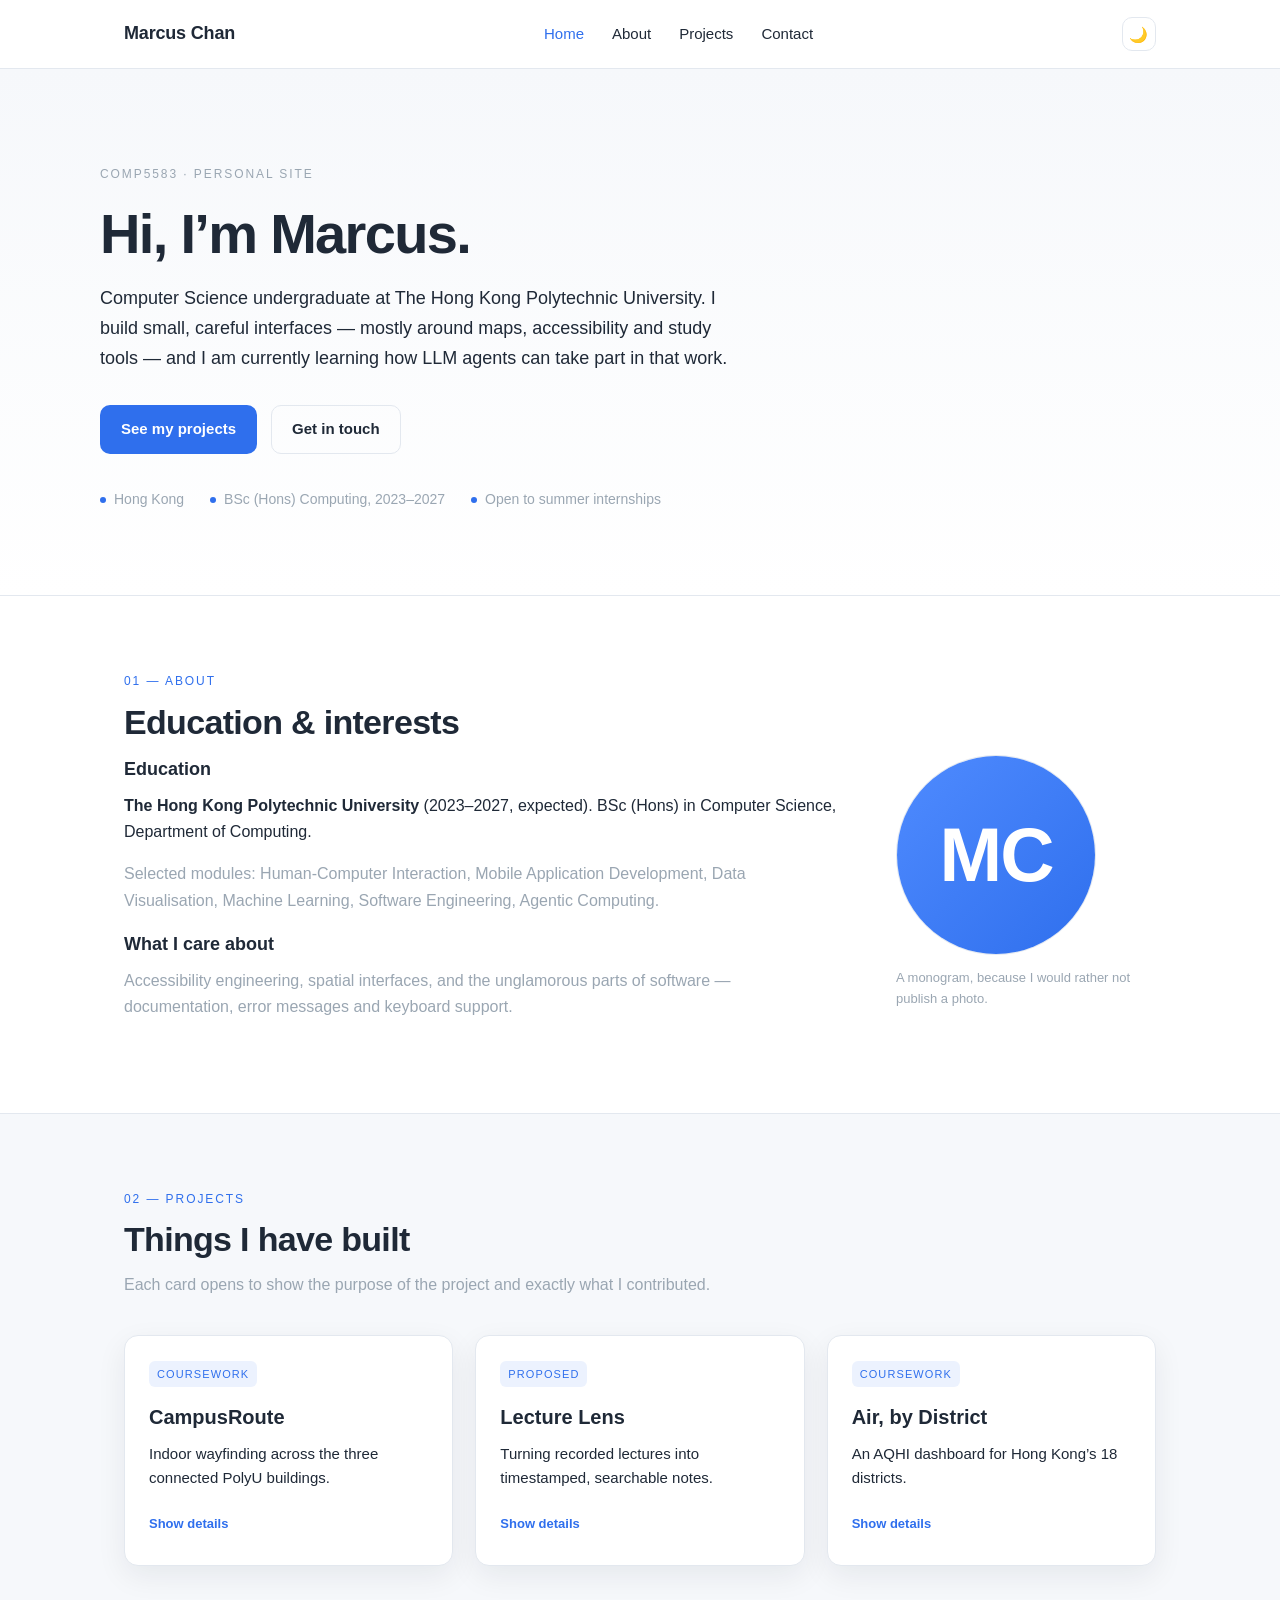
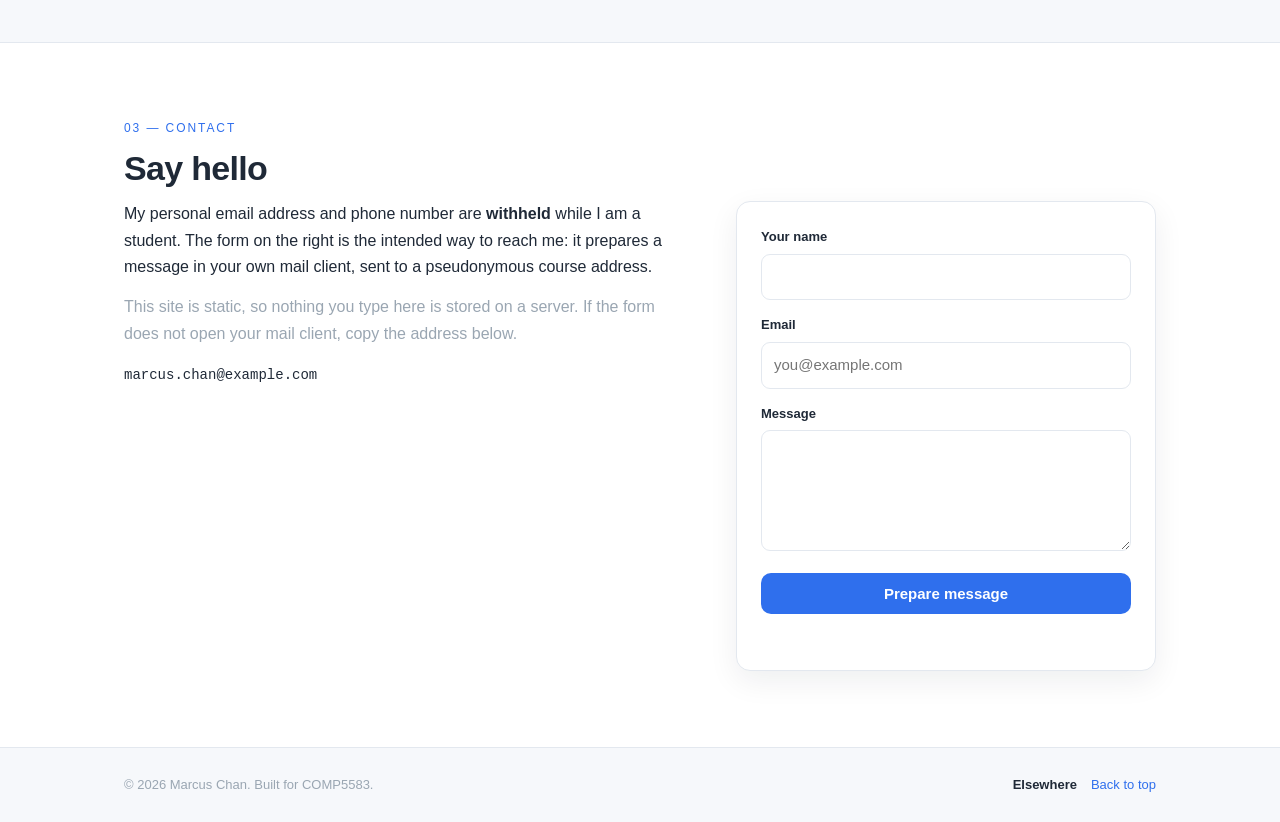
<file: V0/index.html>
<!doctype html>
<html lang="en" data-theme="light">
<head>
<meta charset="utf-8">
<meta name="viewport" content="width=device-width, initial-scale=1">
<title>Marcus Chan &mdash; Personal Website</title>
<link rel="stylesheet" href="styles.css">
</head>
<body>

<header class="site-header">
  <div class="wrap header-inner">
    <a class="brand" href="#home">Marcus Chan</a>
    <nav class="nav">
      <a href="#home" class="nav-link is-active">Home</a>
      <a href="#about" class="nav-link">About</a>
      <a href="#projects" class="nav-link">Projects</a>
      <a href="#contact" class="nav-link">Contact</a>
    </nav>
    <button id="themeToggle" class="theme-toggle" title="Switch between light and dark mode">&#127769;</button>
  </div>
</header>

<main>

  <section id="home" class="hero">
    <div class="wrap hero-inner">
      <p class="eyebrow">COMP5583 &middot; Personal Site</p>
      <h1 class="hero-title">Hi, I&rsquo;m Marcus.</h1>
      <p class="lede">Computer Science undergraduate at The Hong Kong Polytechnic University.
      I build small, careful interfaces &mdash; mostly around maps, accessibility and study tools &mdash;
      and I am currently learning how LLM agents can take part in that work.</p>
      <div class="cta-row">
        <a class="btn btn-primary" href="#projects">See my projects</a>
        <a class="btn btn-ghost" href="#contact">Get in touch</a>
      </div>
      <ul class="quick-facts">
        <li><span class="dot"></span> Hong Kong</li>
        <li><span class="dot"></span> BSc (Hons) Computing, 2023&ndash;2027</li>
        <li><span class="dot"></span> Open to summer internships</li>
      </ul>
    </div>
  </section>

  <section id="about" class="section">
    <div class="wrap">
      <p class="kicker">01 &mdash; About</p>
      <h2 class="section-title">Education &amp; interests</h2>
      <div class="about-grid">
        <div class="about-text">
          <h3 class="sub-title">Education</h3>
          <p><strong>The Hong Kong Polytechnic University</strong> (2023&ndash;2027, expected).
          BSc (Hons) in Computer Science, Department of Computing.</p>
          <p class="muted">Selected modules: Human-Computer Interaction, Mobile Application Development,
          Data Visualisation, Machine Learning, Software Engineering, Agentic Computing.</p>

          <h3 class="sub-title">What I care about</h3>
          <p class="muted">Accessibility engineering, spatial interfaces, and the unglamorous parts of
          software &mdash; documentation, error messages and keyboard support.</p>
        </div>
        <div class="about-figure">
          <img class="avatar" src="assets/avatar.svg" alt="" width="200" height="200">
          <p class="muted caption">A monogram, because I would rather not publish a photo.</p>
        </div>
      </div>
    </div>
  </section>

  <section id="projects" class="section section-alt">
    <div class="wrap">
      <p class="kicker">02 &mdash; Projects</p>
      <h2 class="section-title">Things I have built</h2>
      <p class="section-sub">Each card opens to show the purpose of the project and exactly what I contributed.</p>

      <div class="project-grid">

        <div class="card">
          <div class="card-tag">Coursework</div>
          <h4 class="card-title">CampusRoute</h4>
          <p class="card-summary">Indoor wayfinding across the three connected PolyU buildings.</p>
          <div class="card-details" id="d1">
            <p><strong>Purpose.</strong> New students lose 10&ndash;15 minutes finding labs that sit behind
            two or three connected blocks. CampusRoute gives turn-by-turn indoor directions instead of
            a static floor plan.</p>
            <p><strong>My contribution.</strong> I designed the floor-graph data model (412 nodes,
            590 edges), wrote the A* router with stair and lift penalties, and built the map screen in
            React Native. I coordinated a four-person team and wrote the test plan.</p>
            <p class="muted">React Native, TypeScript, SQLite, MapLibre.</p>
          </div>
          <div class="card-toggle" data-target="d1">Show details</div>
        </div>

        <div class="card">
          <div class="card-tag">Proposed</div>
          <h4 class="card-title">Lecture Lens</h4>
          <p class="card-summary">Turning recorded lectures into timestamped, searchable notes.</p>
          <div class="card-details" id="d2">
            <p><strong>Purpose.</strong> A three-hour recording is hard to revise from. Lecture Lens
            produces structured notes where every bullet links back to the second it came from.</p>
            <p><strong>My contribution.</strong> This is a proposed project, so my contribution is the
            design work that exists today: the proposal and evaluation plan, the note schema, and a
            working prototype that runs Whisper and a summariser over a 20-minute sample.</p>
            <p class="muted">Python, Whisper, ffmpeg, LLM summarisation.</p>
          </div>
          <div class="card-toggle" data-target="d2">Show details</div>
        </div>

        <div class="card">
          <div class="card-tag">Coursework</div>
          <h4 class="card-title">Air, by District</h4>
          <p class="card-summary">An AQHI dashboard for Hong Kong&rsquo;s 18 districts.</p>
          <div class="card-details" id="d3">
            <p><strong>Purpose.</strong> The official AQHI page reports one number per general station.
            This dashboard shows the gap between districts and how it moves across a week.</p>
            <p><strong>My contribution.</strong> I built the ETL job over the EPD open-data feed, designed
            a colour-blind-safe sequential palette, and wrote the D3 charts and the small comparison view.</p>
            <p class="muted">Python, D3, Svelte.</p>
          </div>
          <div class="card-toggle" data-target="d3">Show details</div>
        </div>

      </div>
    </div>
  </section>

  <section id="contact" class="section">
    <div class="wrap">
      <p class="kicker">03 &mdash; Contact</p>
      <h2 class="section-title">Say hello</h2>
      <div class="contact-grid">
        <div class="contact-copy">
          <p>My personal email address and phone number are <strong>withheld</strong> while I am a
          student. The form on the right is the intended way to reach me: it prepares a message in
          your own mail client, sent to a pseudonymous course address.</p>
          <p class="muted">This site is static, so nothing you type here is stored on a server. If the
          form does not open your mail client, copy the address below.</p>
          <p class="address-line"><span class="mono">marcus.chan@example.com</span></p>
        </div>

        <form class="contact-form" id="contactForm" novalidate>
          <div class="field">
            <label for="cf-name">Your name</label>
            <input id="cf-name" name="name" type="text" autocomplete="name">
          </div>
          <div class="field">
            <label for="cf-email">Email</label>
            <input id="cf-email" name="email" type="email" autocomplete="email" placeholder="you@example.com">
          </div>
          <div class="field">
            <label for="cf-message">Message</label>
            <textarea id="cf-message" name="message" rows="4"></textarea>
          </div>
          <button class="btn btn-primary btn-block" type="submit">Prepare message</button>
          <div class="form-status" id="formStatus"></div>
        </form>
      </div>
    </div>
  </section>

</main>

<footer class="site-footer">
  <div class="wrap footer-inner">
    <p class="muted">&copy; 2026 Marcus Chan. Built for COMP5583.</p>
    <div class="footer-links">
      <h4>Elsewhere</h4>
      <a href="#home">Back to top</a>
    </div>
  </div>
</footer>

<script src="main.js"></script>
</body>
</html>
</file>
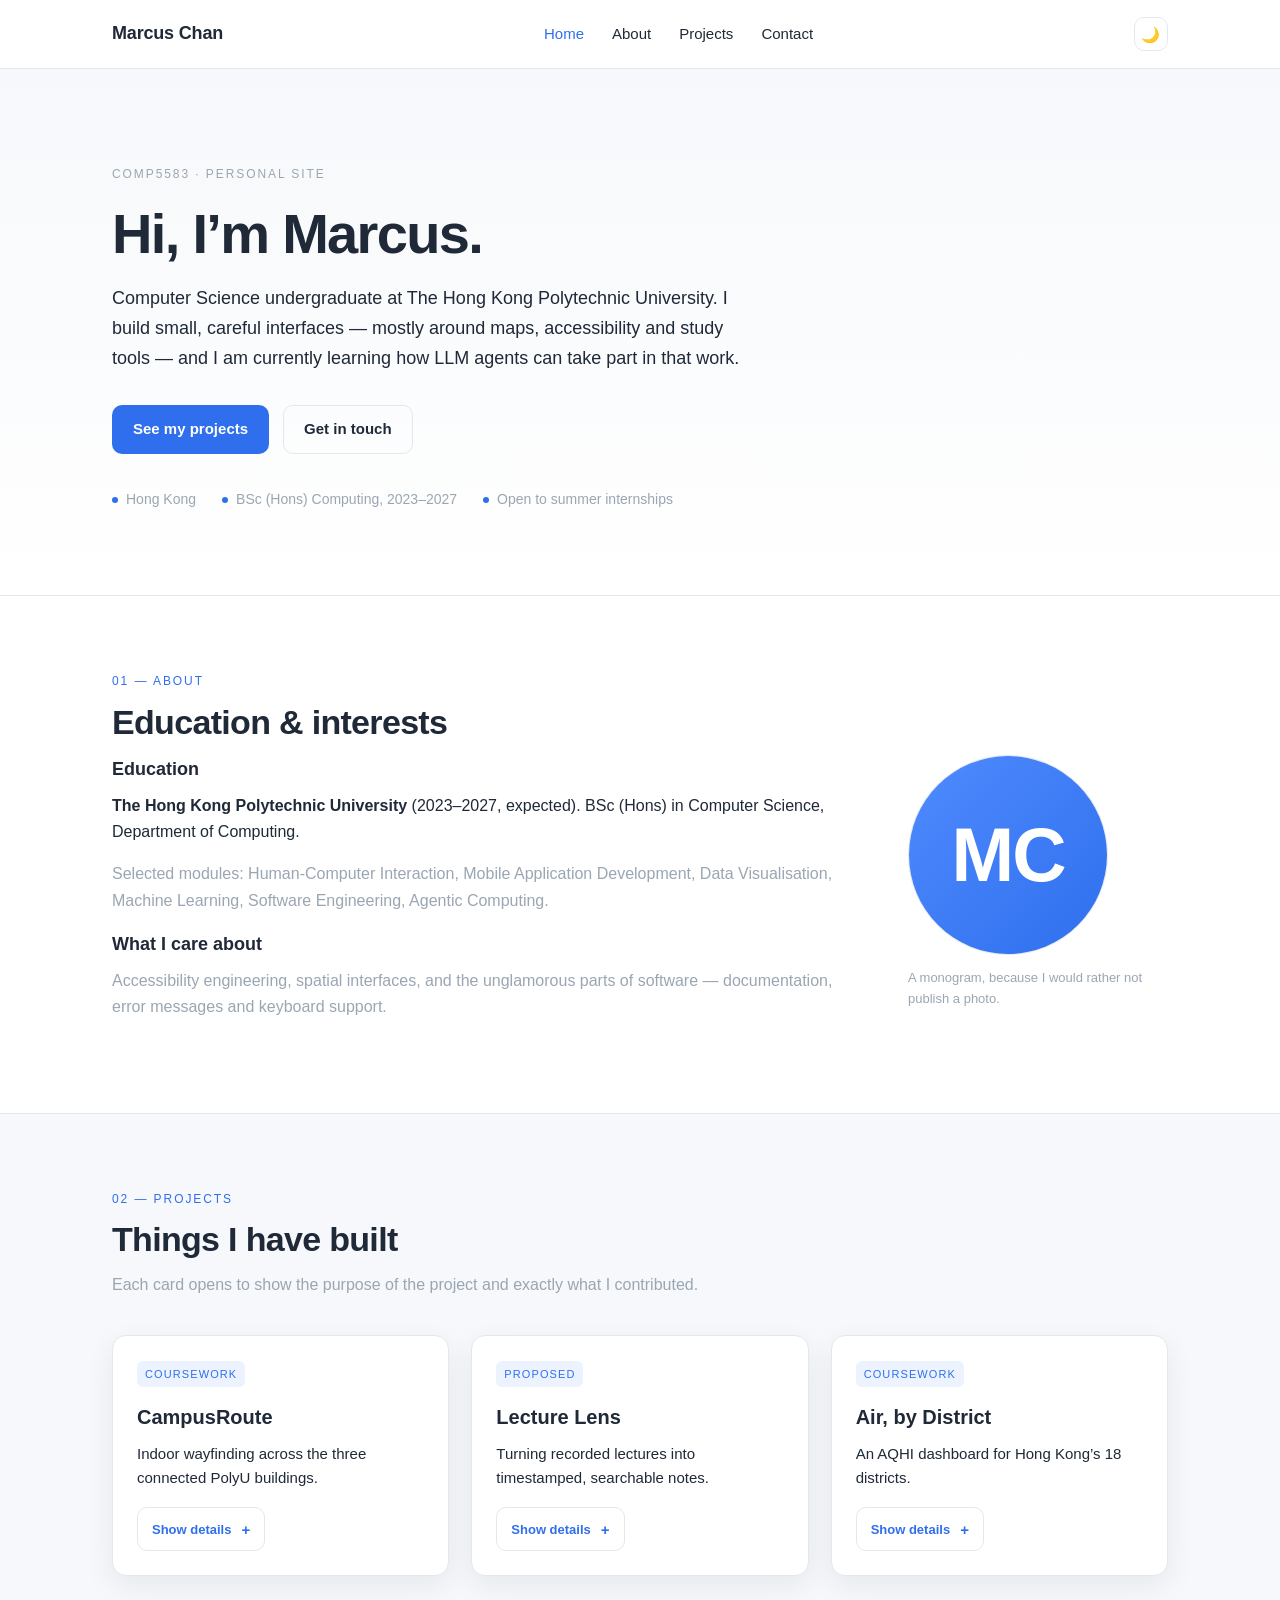
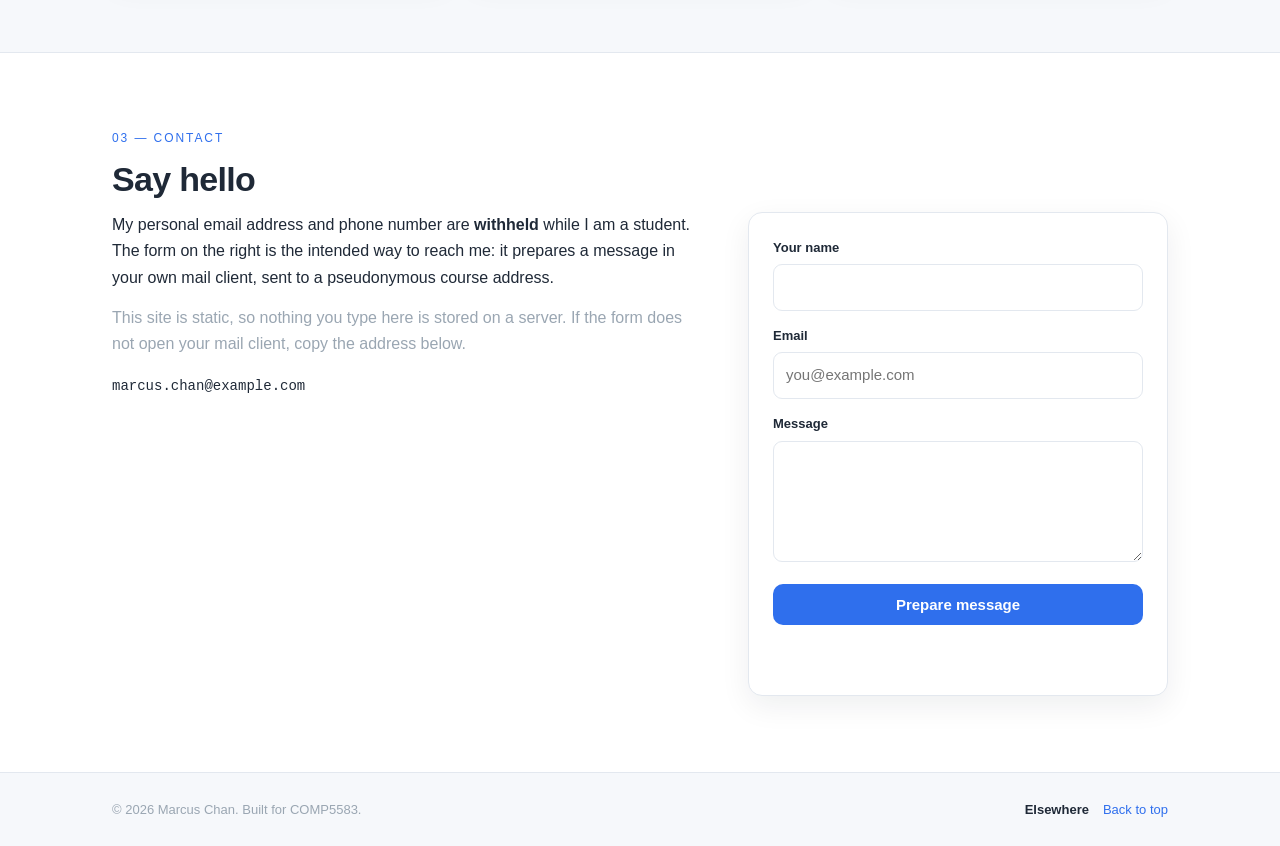
<file: V1/index.html>
<!doctype html>
<html lang="en" data-theme="light">
<head>
<meta charset="utf-8">
<meta name="viewport" content="width=device-width, initial-scale=1">
<title>Marcus Chan &mdash; Personal Website</title>
<link rel="stylesheet" href="styles.css">
</head>
<body>

<header class="site-header">
  <div class="wrap header-inner">
    <a class="brand" href="#home">Marcus Chan</a>
    <nav class="nav">
      <a href="#home" class="nav-link is-active">Home</a>
      <a href="#about" class="nav-link">About</a>
      <a href="#projects" class="nav-link">Projects</a>
      <a href="#contact" class="nav-link">Contact</a>
    </nav>
    <button id="themeToggle" class="theme-toggle" title="Switch between light and dark mode">&#127769;</button>
  </div>
</header>

<main>

  <section id="home" class="hero">
    <div class="wrap hero-inner">
      <p class="eyebrow">COMP5583 &middot; Personal Site</p>
      <h1 class="hero-title">Hi, I&rsquo;m Marcus.</h1>
      <p class="lede">Computer Science undergraduate at The Hong Kong Polytechnic University.
      I build small, careful interfaces &mdash; mostly around maps, accessibility and study tools &mdash;
      and I am currently learning how LLM agents can take part in that work.</p>
      <div class="cta-row">
        <a class="btn btn-primary" href="#projects">See my projects</a>
        <a class="btn btn-ghost" href="#contact">Get in touch</a>
      </div>
      <ul class="quick-facts">
        <li><span class="dot"></span> Hong Kong</li>
        <li><span class="dot"></span> BSc (Hons) Computing, 2023&ndash;2027</li>
        <li><span class="dot"></span> Open to summer internships</li>
      </ul>
    </div>
  </section>

  <section id="about" class="section">
    <div class="wrap">
      <p class="kicker">01 &mdash; About</p>
      <h2 class="section-title">Education &amp; interests</h2>
      <div class="about-grid">
        <div class="about-text">
          <h3 class="sub-title">Education</h3>
          <p><strong>The Hong Kong Polytechnic University</strong> (2023&ndash;2027, expected).
          BSc (Hons) in Computer Science, Department of Computing.</p>
          <p class="muted">Selected modules: Human-Computer Interaction, Mobile Application Development,
          Data Visualisation, Machine Learning, Software Engineering, Agentic Computing.</p>

          <h3 class="sub-title">What I care about</h3>
          <p class="muted">Accessibility engineering, spatial interfaces, and the unglamorous parts of
          software &mdash; documentation, error messages and keyboard support.</p>
        </div>
        <div class="about-figure">
          <img class="avatar" src="assets/avatar.svg" alt="" width="200" height="200">
          <p class="muted caption">A monogram, because I would rather not publish a photo.</p>
        </div>
      </div>
    </div>
  </section>

  <section id="projects" class="section section-alt">
    <div class="wrap">
      <p class="kicker">02 &mdash; Projects</p>
      <h2 class="section-title">Things I have built</h2>
      <p class="section-sub">Each card opens to show the purpose of the project and exactly what I contributed.</p>

      <div class="project-grid">

        <article class="card">
          <div class="card-tag">Coursework</div>
          <h3 class="card-title">CampusRoute</h3>
          <p class="card-summary">Indoor wayfinding across the three connected PolyU buildings.</p>
          <div class="card-details" id="d1" hidden>
            <p><strong>Purpose.</strong> New students lose 10&ndash;15 minutes finding labs that sit behind
            two or three connected blocks. CampusRoute gives turn-by-turn indoor directions instead of
            a static floor plan.</p>
            <p><strong>My contribution.</strong> I designed the floor-graph data model (412 nodes,
            590 edges), wrote the A* router with stair and lift penalties, and built the map screen in
            React Native. I coordinated a four-person team and wrote the test plan.</p>
            <p class="muted">React Native, TypeScript, SQLite, MapLibre.</p>
          </div>
          <button class="card-toggle" type="button" aria-expanded="false" aria-controls="d1">Show details<span class="card-toggle__glyph" aria-hidden="true">+</span></button>
        </article>

        <article class="card">
          <div class="card-tag">Proposed</div>
          <h3 class="card-title">Lecture Lens</h3>
          <p class="card-summary">Turning recorded lectures into timestamped, searchable notes.</p>
          <div class="card-details" id="d2" hidden>
            <p><strong>Purpose.</strong> A three-hour recording is hard to revise from. Lecture Lens
            produces structured notes where every bullet links back to the second it came from.</p>
            <p><strong>My contribution.</strong> This is a proposed project, so my contribution is the
            design work that exists today: the proposal and evaluation plan, the note schema, and a
            working prototype that runs Whisper and a summariser over a 20-minute sample.</p>
            <p class="muted">Python, Whisper, ffmpeg, LLM summarisation.</p>
          </div>
          <button class="card-toggle" type="button" aria-expanded="false" aria-controls="d2">Show details<span class="card-toggle__glyph" aria-hidden="true">+</span></button>
        </article>

        <article class="card">
          <div class="card-tag">Coursework</div>
          <h3 class="card-title">Air, by District</h3>
          <p class="card-summary">An AQHI dashboard for Hong Kong&rsquo;s 18 districts.</p>
          <div class="card-details" id="d3" hidden>
            <p><strong>Purpose.</strong> The official AQHI page reports one number per general station.
            This dashboard shows the gap between districts and how it moves across a week.</p>
            <p><strong>My contribution.</strong> I built the ETL job over the EPD open-data feed, designed
            a colour-blind-safe sequential palette, and wrote the D3 charts and the small comparison view.</p>
            <p class="muted">Python, D3, Svelte.</p>
          </div>
          <button class="card-toggle" type="button" aria-expanded="false" aria-controls="d3">Show details<span class="card-toggle__glyph" aria-hidden="true">+</span></button>
        </article>

      </div>
    </div>
  </section>

  <section id="contact" class="section">
    <div class="wrap">
      <p class="kicker">03 &mdash; Contact</p>
      <h2 class="section-title">Say hello</h2>
      <div class="contact-grid">
        <div class="contact-copy">
          <p>My personal email address and phone number are <strong>withheld</strong> while I am a
          student. The form on the right is the intended way to reach me: it prepares a message in
          your own mail client, sent to a pseudonymous course address.</p>
          <p class="muted">This site is static, so nothing you type here is stored on a server. If the
          form does not open your mail client, copy the address below.</p>
          <p class="address-line"><span class="mono">marcus.chan@example.com</span></p>
        </div>

        <form class="contact-form" id="contactForm" novalidate>
          <div class="field">
            <label for="cf-name">Your name</label>
            <input id="cf-name" name="name" type="text" autocomplete="name" aria-describedby="cf-name-error" required>
            <p class="field-error" id="cf-name-error" hidden></p>
          </div>
          <div class="field">
            <label for="cf-email">Email</label>
            <input id="cf-email" name="email" type="email" autocomplete="email" placeholder="you@example.com" aria-describedby="cf-email-error" required>
            <p class="field-error" id="cf-email-error" hidden></p>
          </div>
          <div class="field">
            <label for="cf-message">Message</label>
            <textarea id="cf-message" name="message" rows="4" aria-describedby="cf-message-error" required></textarea>
            <p class="field-error" id="cf-message-error" hidden></p>
          </div>
          <button class="btn btn-primary btn-block" type="submit">Prepare message</button>
          <p class="form-status" id="formStatus" role="status" aria-live="polite"></p>
        </form>
      </div>
    </div>
  </section>

</main>

<footer class="site-footer">
  <div class="wrap footer-inner">
    <p class="muted">&copy; 2026 Marcus Chan. Built for COMP5583.</p>
    <div class="footer-links">
      <h4>Elsewhere</h4>
      <a href="#home">Back to top</a>
    </div>
  </div>
</footer>

<script src="main.js"></script>
</body>
</html>
</file>
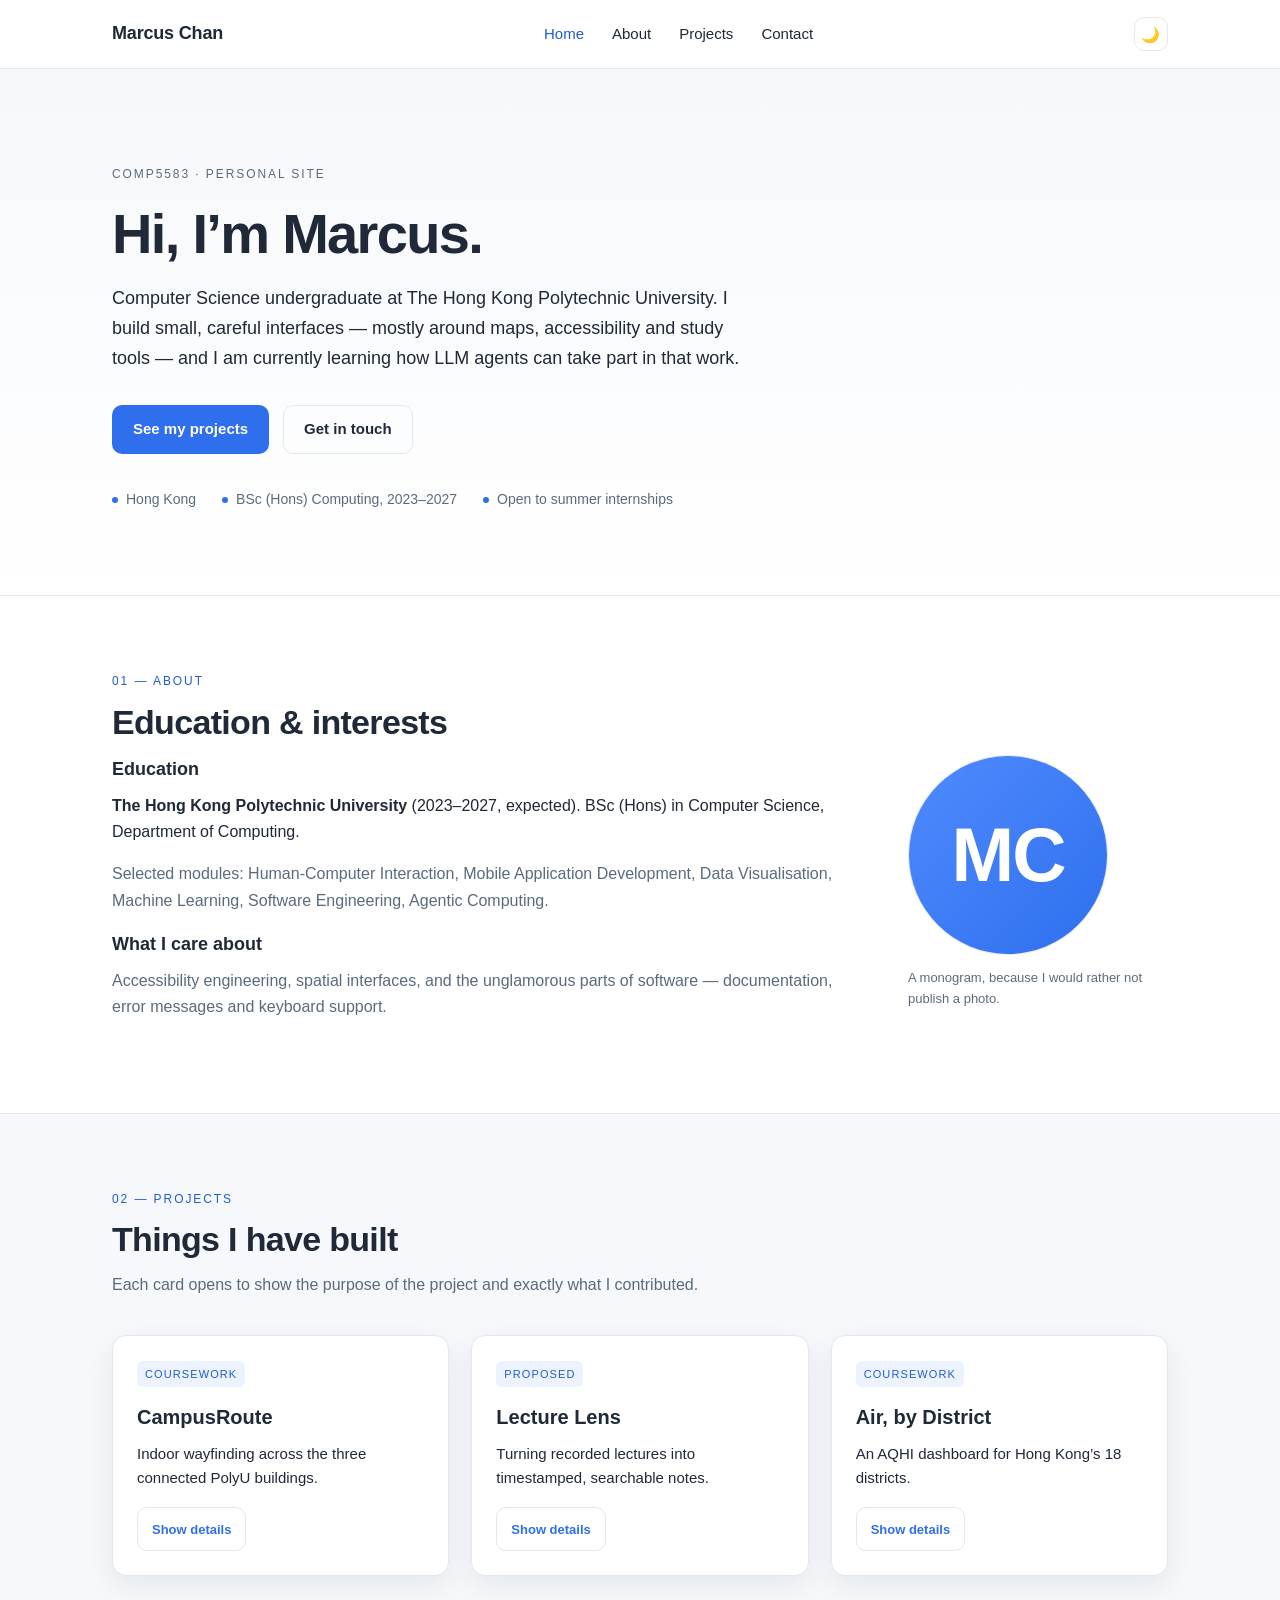
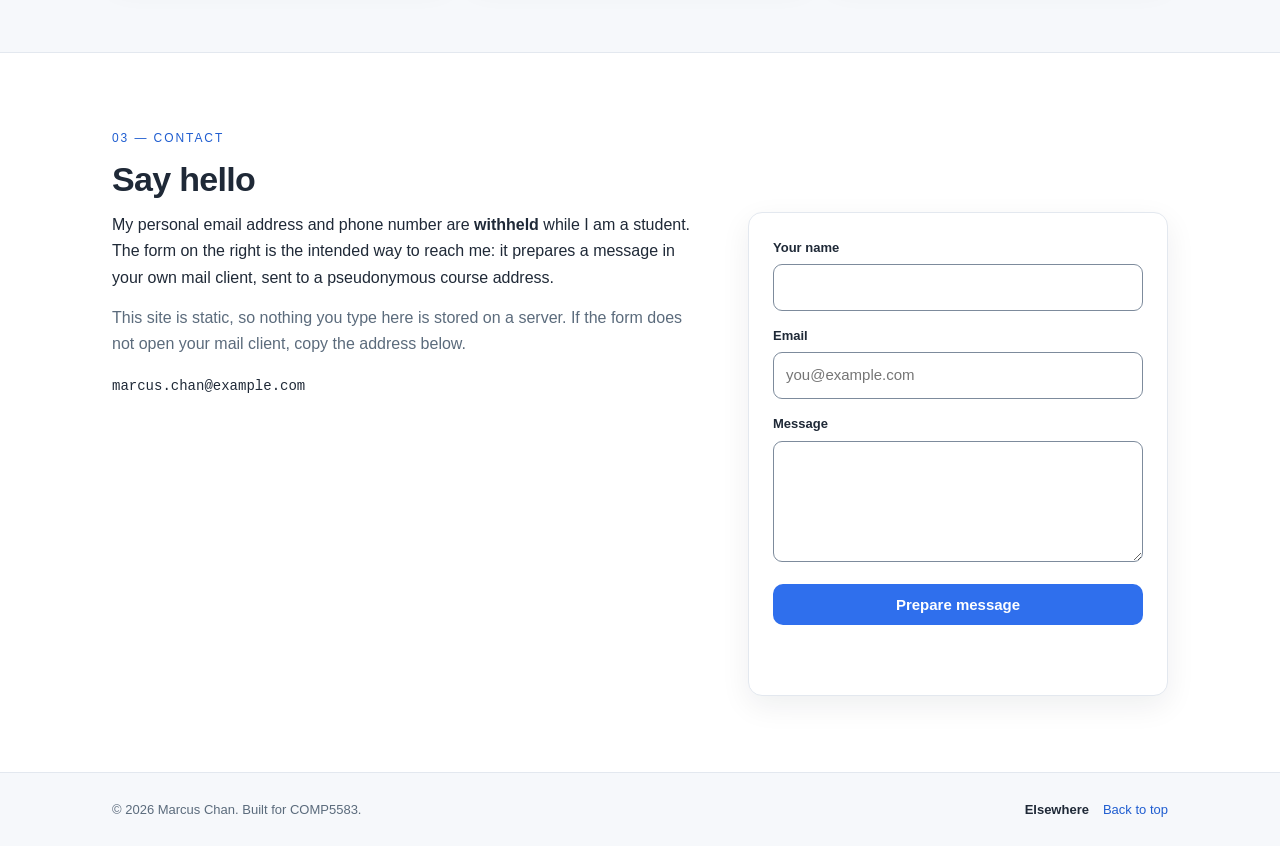
<file: V2/index.html>
<!doctype html>
<html lang="en" data-theme="light">
<head>
<meta charset="utf-8">
<meta name="viewport" content="width=device-width, initial-scale=1">
<title>Marcus Chan &mdash; Personal Website</title>
<link rel="stylesheet" href="styles.css">
</head>
<body>

<a class="skip-link" href="#main">Skip to main content</a>

<header class="site-header">
  <div class="wrap header-inner">
    <a class="brand" href="#home">Marcus Chan</a>
    <nav class="nav">
      <a href="#home" class="nav-link is-active">Home</a>
      <a href="#about" class="nav-link">About</a>
      <a href="#projects" class="nav-link">Projects</a>
      <a href="#contact" class="nav-link">Contact</a>
    </nav>
    <button id="themeToggle" class="theme-toggle" title="Switch between light and dark mode">&#127769;</button>
  </div>
</header>

<main id="main">

  <section id="home" class="hero">
    <div class="wrap hero-inner">
      <p class="eyebrow">COMP5583 &middot; Personal Site</p>
      <h1 class="hero-title">Hi, I&rsquo;m Marcus.</h1>
      <p class="lede">Computer Science undergraduate at The Hong Kong Polytechnic University.
      I build small, careful interfaces &mdash; mostly around maps, accessibility and study tools &mdash;
      and I am currently learning how LLM agents can take part in that work.</p>
      <div class="cta-row">
        <a class="btn btn-primary" href="#projects">See my projects</a>
        <a class="btn btn-ghost" href="#contact">Get in touch</a>
      </div>
      <ul class="quick-facts">
        <li><span class="dot"></span> Hong Kong</li>
        <li><span class="dot"></span> BSc (Hons) Computing, 2023&ndash;2027</li>
        <li><span class="dot"></span> Open to summer internships</li>
      </ul>
    </div>
  </section>

  <section id="about" class="section">
    <div class="wrap">
      <p class="kicker">01 &mdash; About</p>
      <h2 class="section-title">Education &amp; interests</h2>
      <div class="about-grid">
        <div class="about-text">
          <h3 class="sub-title">Education</h3>
          <p><strong>The Hong Kong Polytechnic University</strong> (2023&ndash;2027, expected).
          BSc (Hons) in Computer Science, Department of Computing.</p>
          <p class="muted">Selected modules: Human-Computer Interaction, Mobile Application Development,
          Data Visualisation, Machine Learning, Software Engineering, Agentic Computing.</p>

          <h3 class="sub-title">What I care about</h3>
          <p class="muted">Accessibility engineering, spatial interfaces, and the unglamorous parts of
          software &mdash; documentation, error messages and keyboard support.</p>
        </div>
        <div class="about-figure">
          <img class="avatar" src="assets/avatar.svg" alt="Blue circle with the monogram M C, standing in for a photo of Marcus Chan" width="200" height="200">
          <p class="muted caption">A monogram, because I would rather not publish a photo.</p>
        </div>
      </div>
    </div>
  </section>

  <section id="projects" class="section section-alt">
    <div class="wrap">
      <p class="kicker">02 &mdash; Projects</p>
      <h2 class="section-title">Things I have built</h2>
      <p class="section-sub">Each card opens to show the purpose of the project and exactly what I contributed.</p>

      <div class="project-grid">

        <div class="card">
          <div class="card-tag">Coursework</div>
          <h4 class="card-title">CampusRoute</h4>
          <p class="card-summary">Indoor wayfinding across the three connected PolyU buildings.</p>
          <div class="card-details" id="d1" hidden>
            <p><strong>Purpose.</strong> New students lose 10&ndash;15 minutes finding labs that sit behind
            two or three connected blocks. CampusRoute gives turn-by-turn indoor directions instead of
            a static floor plan.</p>
            <p><strong>My contribution.</strong> I designed the floor-graph data model (412 nodes,
            590 edges), wrote the A* router with stair and lift penalties, and built the map screen in
            React Native. I coordinated a four-person team and wrote the test plan.</p>
            <p class="muted">React Native, TypeScript, SQLite, MapLibre.</p>
          </div>
          <button class="card-toggle" type="button" aria-expanded="false" aria-controls="d1">Show details</button>
        </div>

        <div class="card">
          <div class="card-tag">Proposed</div>
          <h4 class="card-title">Lecture Lens</h4>
          <p class="card-summary">Turning recorded lectures into timestamped, searchable notes.</p>
          <div class="card-details" id="d2" hidden>
            <p><strong>Purpose.</strong> A three-hour recording is hard to revise from. Lecture Lens
            produces structured notes where every bullet links back to the second it came from.</p>
            <p><strong>My contribution.</strong> This is a proposed project, so my contribution is the
            design work that exists today: the proposal and evaluation plan, the note schema, and a
            working prototype that runs Whisper and a summariser over a 20-minute sample.</p>
            <p class="muted">Python, Whisper, ffmpeg, LLM summarisation.</p>
          </div>
          <button class="card-toggle" type="button" aria-expanded="false" aria-controls="d2">Show details</button>
        </div>

        <div class="card">
          <div class="card-tag">Coursework</div>
          <h4 class="card-title">Air, by District</h4>
          <p class="card-summary">An AQHI dashboard for Hong Kong&rsquo;s 18 districts.</p>
          <div class="card-details" id="d3" hidden>
            <p><strong>Purpose.</strong> The official AQHI page reports one number per general station.
            This dashboard shows the gap between districts and how it moves across a week.</p>
            <p><strong>My contribution.</strong> I built the ETL job over the EPD open-data feed, designed
            a colour-blind-safe sequential palette, and wrote the D3 charts and the small comparison view.</p>
            <p class="muted">Python, D3, Svelte.</p>
          </div>
          <button class="card-toggle" type="button" aria-expanded="false" aria-controls="d3">Show details</button>
        </div>

      </div>
    </div>
  </section>

  <section id="contact" class="section">
    <div class="wrap">
      <p class="kicker">03 &mdash; Contact</p>
      <h2 class="section-title">Say hello</h2>
      <div class="contact-grid">
        <div class="contact-copy">
          <p>My personal email address and phone number are <strong>withheld</strong> while I am a
          student. The form on the right is the intended way to reach me: it prepares a message in
          your own mail client, sent to a pseudonymous course address.</p>
          <p class="muted">This site is static, so nothing you type here is stored on a server. If the
          form does not open your mail client, copy the address below.</p>
          <p class="address-line"><span class="mono">marcus.chan@example.com</span></p>
        </div>

        <form class="contact-form" id="contactForm" novalidate>
          <div class="field">
            <label for="cf-name">Your name</label>
            <input id="cf-name" name="name" type="text" autocomplete="name" aria-describedby="cf-name-error">
            <p class="field-error" id="cf-name-error" hidden></p>
          </div>
          <div class="field">
            <label for="cf-email">Email</label>
            <input id="cf-email" name="email" type="email" autocomplete="email" placeholder="you@example.com" aria-describedby="cf-email-error">
            <p class="field-error" id="cf-email-error" hidden></p>
          </div>
          <div class="field">
            <label for="cf-message">Message</label>
            <textarea id="cf-message" name="message" rows="4" aria-describedby="cf-message-error"></textarea>
            <p class="field-error" id="cf-message-error" hidden></p>
          </div>
          <button class="btn btn-primary btn-block" type="submit">Prepare message</button>
          <p class="form-status" id="formStatus" role="status" aria-live="polite"></p>
        </form>
      </div>
    </div>
  </section>

</main>

<footer class="site-footer">
  <div class="wrap footer-inner">
    <p class="muted">&copy; 2026 Marcus Chan. Built for COMP5583.</p>
    <div class="footer-links">
      <h4>Elsewhere</h4>
      <a href="#home">Back to top</a>
    </div>
  </div>
</footer>

<script src="main.js"></script>
</body>
</html>
</file>
<file: V0/styles.css>
:root {
  --bg: #ffffff;
  --surface: #f6f8fb;
  --card: #ffffff;
  --text: #1f2937;
  --muted: #9aa6b2;
  --accent: #2f6fed;
  --accent-ink: #ffffff;
  --border: #e3e8ef;
  --shadow: 0 10px 30px rgba(15, 23, 42, 0.07);
}

html[data-theme="dark"] {
  --bg: #0f172a;
  --surface: #131c31;
  --card: #1b2540;
  --text: #e2e8f0;
  --muted: #64748b;
  --accent: #7aa2ff;
  --accent-ink: #0f172a;
  --border: #27324d;
  --shadow: 0 10px 30px rgba(0, 0, 0, 0.35);
}

* { box-sizing: border-box; }

*:focus { outline: none; }

body {
  margin: 0;
  background: var(--bg);
  color: var(--text);
  font-family: "Helvetica Neue", Helvetica, Arial, sans-serif;
  font-size: 16px;
  line-height: 1.65;
  -webkit-font-smoothing: antialiased;
}

.wrap { width: 1080px; margin: 0 auto; padding: 0 24px; }

a { color: var(--accent); text-decoration: none; }
a:hover { text-decoration: underline; }

/* ---------- header ---------- */
.site-header {
  position: sticky;
  top: 0;
  z-index: 20;
  background: rgba(255, 255, 255, 0.86);
  backdrop-filter: blur(10px);
  border-bottom: 1px solid var(--border);
}
html[data-theme="dark"] .site-header { background: rgba(15, 23, 42, 0.86); }

.header-inner { display: flex; align-items: center; justify-content: space-between; height: 68px; }

.brand { font-weight: 700; font-size: 18px; letter-spacing: -0.01em; color: var(--text); }

.nav { display: flex; gap: 28px; }
.nav-link { color: var(--text); font-size: 15px; }
.nav-link:hover { text-decoration: none; color: var(--accent); }
.nav-link.is-active { color: var(--accent); }

.theme-toggle {
  width: 34px; height: 34px;
  border-radius: 10px;
  border: 1px solid var(--border);
  background: var(--card);
  cursor: pointer;
  font-size: 15px;
  line-height: 1;
}

/* ---------- hero ---------- */
.hero {
  background: linear-gradient(180deg, var(--surface) 0%, var(--bg) 100%);
  border-bottom: 1px solid var(--border);
}
.hero-inner { padding: 96px 0 84px; }

.eyebrow {
  font-size: 12px; letter-spacing: 0.16em; text-transform: uppercase;
  color: var(--muted); margin: 0 0 18px;
}
.hero-title { font-size: 56px; line-height: 1.1; margin: 0 0 20px; letter-spacing: -0.03em; }
.lede { font-size: 18px; max-width: 640px; margin: 0 0 32px; }

.cta-row { display: flex; gap: 14px; margin-bottom: 34px; }

.btn {
  display: inline-block; padding: 11px 20px; border-radius: 10px;
  font-size: 15px; font-weight: 600; border: 1px solid transparent; cursor: pointer;
}
.btn:hover { text-decoration: none; }
.btn-primary { background: var(--accent); color: var(--accent-ink); }
.btn-primary:hover { filter: brightness(1.08); }
.btn-ghost { background: transparent; color: var(--text); border-color: var(--border); }
.btn-ghost:hover { border-color: var(--accent); }
.btn-block { width: 100%; }

.quick-facts { list-style: none; display: flex; gap: 26px; padding: 0; margin: 0; font-size: 14px; color: var(--muted); }
.quick-facts li { display: flex; align-items: center; }
.dot { width: 6px; height: 6px; border-radius: 50%; background: var(--accent); margin-right: 8px; display: inline-block; }

/* ---------- sections ---------- */
.section { padding: 76px 0; }
.section-alt { background: var(--surface); border-top: 1px solid var(--border); border-bottom: 1px solid var(--border); }

.kicker { font-size: 12px; letter-spacing: 0.16em; text-transform: uppercase; color: var(--accent); margin: 0 0 10px; }
.section-title { font-size: 34px; line-height: 1.2; margin: 0 0 12px; letter-spacing: -0.02em; }
.section-sub { color: var(--muted); max-width: 620px; margin: 0 0 36px; }

/* ---------- about ---------- */
.about-grid { display: grid; grid-template-columns: 1fr 260px; gap: 56px; align-items: start; }
.sub-title { font-size: 18px; margin: 0 0 8px; }
.about-text p { margin: 0 0 16px; }
.avatar { width: 200px; height: 200px; border-radius: 999px; border: 1px solid var(--border); display: block; }
.caption { font-size: 13px; margin: 12px 0 0; }

.muted { color: var(--muted); }

/* ---------- projects ---------- */
.project-grid { display: grid; grid-template-columns: repeat(3, 1fr); gap: 22px; }

.card {
  background: var(--card);
  border: 1px solid var(--border);
  border-radius: 14px;
  padding: 24px;
  box-shadow: var(--shadow);
  transition: transform 0.18s ease;
}
.card:hover { transform: translateY(-3px); }

.card-tag {
  display: inline-block; font-size: 11px; letter-spacing: 0.1em; text-transform: uppercase;
  color: var(--accent); background: rgba(47, 111, 237, 0.09);
  padding: 4px 8px; border-radius: 6px; margin-bottom: 14px;
}
.card-title { font-size: 20px; margin: 0 0 8px; }
.card-summary { font-size: 15px; margin: 0 0 16px; }

.card-details { display: none; font-size: 14px; }
.card-details.is-open { display: block; }
.card-details p { margin: 0 0 10px; }

.card-toggle {
  font-size: 13px; font-weight: 600; color: var(--accent);
  padding: 6px 0; cursor: pointer; user-select: none;
}

/* ---------- contact ---------- */
.contact-grid { display: grid; grid-template-columns: 1fr 420px; gap: 56px; align-items: start; }
.contact-copy p { margin: 0 0 14px; }
.address-line { margin-top: 18px; }
.mono { font-family: Consolas, Monaco, monospace; font-size: 14px; }

.contact-form { background: var(--card); border: 1px solid var(--border); border-radius: 14px; padding: 24px; box-shadow: var(--shadow); }
.field { margin-bottom: 14px; }
.field label { display: block; font-size: 13px; font-weight: 600; margin-bottom: 6px; }

input[type="text"], input[type="email"], textarea {
  width: 100%;
  padding: 10px 12px;
  font: inherit;
  font-size: 15px;
  color: var(--text);
  background: var(--bg);
  border: 1px solid var(--border);
  border-radius: 9px;
}
textarea { resize: vertical; }

.form-status { margin-top: 12px; font-size: 14px; color: var(--accent); min-height: 20px; }

/* ---------- footer ---------- */
.site-footer { border-top: 1px solid var(--border); background: var(--surface); padding: 26px 0; }
.footer-inner { display: flex; align-items: center; justify-content: space-between; }
.footer-inner p { margin: 0; font-size: 13px; }
.footer-links { display: flex; align-items: center; gap: 14px; }
.footer-links h4 { font-size: 13px; margin: 0; }
.footer-links a { font-size: 13px; }

html { scroll-behavior: smooth; }
</file>
<file: V1/styles.css>
:root {
  --bg: #ffffff;
  --surface: #f6f8fb;
  --card: #ffffff;
  --text: #1f2937;
  --muted: #9aa6b2;
  --accent: #2f6fed;
  --accent-ink: #ffffff;
  --border: #e3e8ef;
  --shadow: 0 10px 30px rgba(15, 23, 42, 0.07);
  --focus-ring: #0b2a6f;
}

html[data-theme="dark"] {
  --bg: #0f172a;
  --surface: #131c31;
  --card: #1b2540;
  --text: #e2e8f0;
  --muted: #64748b;
  --accent: #7aa2ff;
  --accent-ink: #0f172a;
  --border: #27324d;
  --shadow: 0 10px 30px rgba(0, 0, 0, 0.35);
}

* { box-sizing: border-box; }

:focus-visible {
  outline: 3px solid var(--focus-ring);
  outline-offset: 2px;
  border-radius: 6px;
}
html[data-theme="dark"] :focus-visible { outline-color: #c7d6ff; }

body {
  margin: 0;
  background: var(--bg);
  color: var(--text);
  font-family: "Helvetica Neue", Helvetica, Arial, sans-serif;
  font-size: 16px;
  line-height: 1.65;
  -webkit-font-smoothing: antialiased;
}

.wrap { width: 100%; max-width: 1120px; margin: 0 auto; padding: 0 clamp(16px, 4vw, 32px); }

a { color: var(--accent); text-decoration: none; }
a:hover { text-decoration: underline; }

/* ---------- header ---------- */
.site-header {
  position: sticky;
  top: 0;
  z-index: 20;
  background: rgba(255, 255, 255, 0.86);
  backdrop-filter: blur(10px);
  border-bottom: 1px solid var(--border);
}
html[data-theme="dark"] .site-header { background: rgba(15, 23, 42, 0.86); }

.header-inner { display: flex; align-items: center; justify-content: space-between; height: 68px; }

.brand { font-weight: 700; font-size: 18px; letter-spacing: -0.01em; color: var(--text); }

.nav { display: flex; gap: 28px; }
.nav-link { color: var(--text); font-size: 15px; }
.nav-link:hover { text-decoration: none; color: var(--accent); }
.nav-link.is-active { color: var(--accent); }

.theme-toggle {
  width: 34px; height: 34px;
  border-radius: 10px;
  border: 1px solid var(--border);
  background: var(--card);
  cursor: pointer;
  font-size: 15px;
  line-height: 1;
}

/* ---------- hero ---------- */
.hero {
  background: linear-gradient(180deg, var(--surface) 0%, var(--bg) 100%);
  border-bottom: 1px solid var(--border);
}
.hero-inner { padding-top: clamp(56px, 8vw, 96px); padding-bottom: clamp(48px, 7vw, 84px); }

.eyebrow {
  font-size: 12px; letter-spacing: 0.16em; text-transform: uppercase;
  color: var(--muted); margin: 0 0 18px;
}
.hero-title { font-size: clamp(2rem, 6vw, 3.5rem); line-height: 1.1; margin: 0 0 20px; letter-spacing: -0.03em; }
.lede { font-size: 18px; max-width: 640px; margin: 0 0 32px; }

.cta-row { display: flex; gap: 14px; margin-bottom: 34px; }

.btn {
  display: inline-block; padding: 11px 20px; border-radius: 10px;
  font-size: 15px; font-weight: 600; border: 1px solid transparent; cursor: pointer;
}
.btn:hover { text-decoration: none; }
.btn-primary { background: var(--accent); color: var(--accent-ink); }
.btn-primary:hover { filter: brightness(1.08); }
.btn-ghost { background: transparent; color: var(--text); border-color: var(--border); }
.btn-ghost:hover { border-color: var(--accent); }
.btn-block { width: 100%; }

.quick-facts { list-style: none; display: flex; flex-wrap: wrap; gap: 14px 26px; padding: 0; margin: 0; font-size: 14px; color: var(--muted); }
.quick-facts li { display: flex; align-items: center; }
.dot { width: 6px; height: 6px; border-radius: 50%; background: var(--accent); margin-right: 8px; display: inline-block; }

/* ---------- sections ---------- */
.section { padding: 76px 0; }
.section-alt { background: var(--surface); border-top: 1px solid var(--border); border-bottom: 1px solid var(--border); }

.kicker { font-size: 12px; letter-spacing: 0.16em; text-transform: uppercase; color: var(--accent); margin: 0 0 10px; }
.section-title { font-size: clamp(1.5rem, 3vw, 2.125rem); line-height: 1.2; margin: 0 0 12px; letter-spacing: -0.02em; }
.section-sub { color: var(--muted); max-width: 620px; margin: 0 0 36px; }

/* ---------- about ---------- */
.about-grid { display: grid; grid-template-columns: minmax(0, 1fr) minmax(0, 260px); gap: 56px; align-items: start; }
.sub-title { font-size: 18px; margin: 0 0 8px; }
.about-text p { margin: 0 0 16px; }
.avatar { width: 200px; height: 200px; border-radius: 999px; border: 1px solid var(--border); display: block; }
.caption { font-size: 13px; margin: 12px 0 0; }

.muted { color: var(--muted); }

/* ---------- projects ---------- */
.project-grid { display: grid; grid-template-columns: repeat(auto-fit, minmax(260px, 1fr)); gap: 22px; }

.card {
  background: var(--card);
  border: 1px solid var(--border);
  border-radius: 14px;
  padding: 24px;
  box-shadow: var(--shadow);
  transition: transform 0.18s ease;
}
.card:hover { transform: translateY(-3px); }

.card-tag {
  display: inline-block; font-size: 11px; letter-spacing: 0.1em; text-transform: uppercase;
  color: var(--accent); background: rgba(47, 111, 237, 0.09);
  padding: 4px 8px; border-radius: 6px; margin-bottom: 14px;
}
.card-title { font-size: 20px; margin: 0 0 8px; }
.card-summary { font-size: 15px; margin: 0 0 16px; }

.card-details { font-size: 14px; }
.card-details p { margin: 0 0 10px; }

.card-details[hidden] { display: none; }

.card-toggle {
  display: inline-flex; align-items: center; justify-content: space-between; gap: 10px;
  min-height: 44px; min-width: 44px; padding: 10px 14px;
  font: inherit; font-size: 13px; font-weight: 600;
  color: var(--accent); background: transparent;
  border: 1px solid var(--border); border-radius: 10px;
  cursor: pointer;
}
.card-toggle:hover { border-color: var(--accent); }
.card-toggle__glyph { font-size: 15px; line-height: 1; transition: transform 0.15s ease; }
.card-toggle[aria-expanded="true"] .card-toggle__glyph { transform: rotate(45deg); }

.field-error {
  margin: 6px 0 0; font-size: 13px; font-weight: 600; color: #b42318;
}
.input-invalid, input[aria-invalid="true"], textarea[aria-invalid="true"] {
  border-color: #b42318; border-width: 2px;
}

/* ---------- contact ---------- */
.contact-grid { display: grid; grid-template-columns: minmax(0, 1fr) minmax(0, 420px); gap: 56px; align-items: start; }
.contact-copy p { margin: 0 0 14px; }
.address-line { margin-top: 18px; }
.mono { font-family: Consolas, Monaco, monospace; font-size: 14px; }

.contact-form { background: var(--card); border: 1px solid var(--border); border-radius: 14px; padding: 24px; box-shadow: var(--shadow); }
.field { margin-bottom: 14px; }
.field label { display: block; font-size: 13px; font-weight: 600; margin-bottom: 6px; }

input[type="text"], input[type="email"], textarea {
  width: 100%;
  padding: 10px 12px;
  font: inherit;
  font-size: 15px;
  color: var(--text);
  background: var(--bg);
  border: 1px solid var(--border);
  border-radius: 9px;
}
textarea { resize: vertical; }

.form-status { margin-top: 12px; font-size: 14px; color: var(--accent); min-height: 20px; }

/* ---------- footer ---------- */
.site-footer { border-top: 1px solid var(--border); background: var(--surface); padding: 26px 0; }
.footer-inner { display: flex; align-items: center; justify-content: space-between; }
.footer-inner p { margin: 0; font-size: 13px; }
.footer-links { display: flex; align-items: center; gap: 14px; }
.footer-links h4 { font-size: 13px; margin: 0; }
.footer-links a { font-size: 13px; }

html { scroll-behavior: smooth; }
/* ---- reflow ---- */
@media (max-width: 860px) {
  .contact-grid { grid-template-columns: minmax(0, 1fr); gap: 36px; }
  .about-grid { grid-template-columns: minmax(0, 1fr); gap: 32px; }
  .footer-inner { flex-direction: column; align-items: flex-start; gap: 14px; }
}

@media (max-width: 560px) {
  .header-inner { height: auto; padding-top: 14px; padding-bottom: 14px; flex-wrap: wrap; gap: 12px; }
  .nav { flex-wrap: wrap; gap: 8px 18px; }
  .nav-link { display: inline-block; padding: 6px 0; }
  .hero-inner { padding-top: 48px; padding-bottom: 40px; }
  .section { padding: 56px 0; }
  .lede { font-size: 17px; }
  .theme-toggle { margin-left: auto; }
}
</file>
<file: V2/styles.css>
:root {
  --bg: #ffffff;
  --surface: #f6f8fb;
  --card: #ffffff;
  --text: #1f2937;
  --muted: #5b6b7c;
  --accent: #2f6fed;
  --accent-ink: #ffffff;
  --border: #e3e8ef;
  --shadow: 0 10px 30px rgba(15, 23, 42, 0.07);
  --focus-ring: #0b2a6f;
  --field-border: #7d8b9c;
  --accent-text: #1f5dd0;
}

html[data-theme="dark"] {
  --accent-text: #9db9ff;
  --bg: #0f172a;
  --surface: #131c31;
  --card: #1b2540;
  --text: #e2e8f0;
  --muted: #94a3b8;
  --accent: #7aa2ff;
  --accent-ink: #0f172a;
  --border: #27324d;
  --shadow: 0 10px 30px rgba(0, 0, 0, 0.35);
}

* { box-sizing: border-box; }

.skip-link {
  position: absolute;
  left: -9999px;
  top: 0;
  z-index: 40;
  padding: 12px 18px;
  background: var(--card);
  color: var(--text);
  border: 2px solid var(--accent);
  border-radius: 0 0 10px 0;
  font-weight: 600;
}
.skip-link:focus { left: 0; }

:focus-visible {
  outline: 3px solid var(--focus-ring);
  outline-offset: 2px;
  border-radius: 6px;
}
html[data-theme="dark"] :focus-visible { outline-color: #c7d6ff; }

body {
  margin: 0;
  background: var(--bg);
  color: var(--text);
  font-family: "Helvetica Neue", Helvetica, Arial, sans-serif;
  font-size: 1rem;
  line-height: 1.65;
  -webkit-font-smoothing: antialiased;
}

.wrap { width: 100%; max-width: 1120px; margin: 0 auto; padding: 0 clamp(16px, 4vw, 32px); }

a { color: var(--accent-text); text-decoration: none; }
a:hover { text-decoration: underline; }

/* ---------- header ---------- */
.site-header {
  position: sticky;
  top: 0;
  z-index: 20;
  background: rgba(255, 255, 255, 0.86);
  backdrop-filter: blur(10px);
  border-bottom: 1px solid var(--border);
}
html[data-theme="dark"] .site-header { background: rgba(15, 23, 42, 0.86); }

.header-inner { display: flex; align-items: center; justify-content: space-between; min-height: 68px; gap: 16px; flex-wrap: wrap; padding-top: 10px; padding-bottom: 10px; }

.brand { font-weight: 700; font-size: 18px; letter-spacing: -0.01em; color: var(--text); }

.nav { display: flex; gap: 28px; }
.nav-link { color: var(--text); font-size: 15px; }
.nav-link:hover { text-decoration: none; color: var(--accent-text); }
.nav-link.is-active { color: var(--accent-text); }

.theme-toggle {
  width: 34px; height: 34px;
  border-radius: 10px;
  border: 1px solid var(--border);
  background: var(--card);
  cursor: pointer;
  font-size: 15px;
  line-height: 1;
}

/* ---------- hero ---------- */
.hero {
  background: linear-gradient(180deg, var(--surface) 0%, var(--bg) 100%);
  border-bottom: 1px solid var(--border);
}
.hero-inner { padding-top: clamp(56px, 8vw, 96px); padding-bottom: clamp(48px, 7vw, 84px); }

.eyebrow {
  font-size: 12px; letter-spacing: 0.16em; text-transform: uppercase;
  color: var(--muted); margin: 0 0 18px;
}
.hero-title { font-size: clamp(2rem, 6vw, 3.5rem); line-height: 1.1; margin: 0 0 20px; letter-spacing: -0.03em; }
.lede { font-size: 18px; max-width: 640px; margin: 0 0 32px; }

.cta-row { display: flex; gap: 14px; margin-bottom: 34px; }

.btn {
  display: inline-block; padding: 11px 20px; border-radius: 10px;
  font-size: 15px; font-weight: 600; border: 1px solid transparent; cursor: pointer;
}
.btn:hover { text-decoration: none; }
.btn-primary { background: var(--accent); color: var(--accent-ink); }
.btn-primary:hover { filter: brightness(1.08); }
.btn-ghost { background: transparent; color: var(--text); border-color: var(--border); }
.btn-ghost:hover { border-color: var(--accent); }
.btn-block { width: 100%; }

.quick-facts { list-style: none; display: flex; gap: 26px; padding: 0; margin: 0; font-size: 14px; color: var(--muted); }
.quick-facts li { display: flex; align-items: center; }
.dot { width: 6px; height: 6px; border-radius: 50%; background: var(--accent); margin-right: 8px; display: inline-block; }

/* ---------- sections ---------- */
.section { padding: 76px 0; }
.section-alt { background: var(--surface); border-top: 1px solid var(--border); border-bottom: 1px solid var(--border); }

.kicker { font-size: 12px; letter-spacing: 0.16em; text-transform: uppercase; color: var(--accent-text); margin: 0 0 10px; }
.section-title { font-size: clamp(1.5rem, 3vw, 2.125rem); line-height: 1.2; margin: 0 0 12px; letter-spacing: -0.02em; }
.section-sub { color: var(--muted); max-width: 620px; margin: 0 0 36px; }

/* ---------- about ---------- */
.about-grid { display: grid; grid-template-columns: minmax(0, 1fr) minmax(0, 260px); gap: 56px; align-items: start; }
.sub-title { font-size: 18px; margin: 0 0 8px; }
.about-text p { margin: 0 0 16px; }
.avatar { width: 200px; height: 200px; border-radius: 999px; border: 1px solid var(--border); display: block; }
.caption { font-size: 13px; margin: 12px 0 0; }

.muted { color: var(--muted); }

/* ---------- projects ---------- */
.project-grid { display: grid; grid-template-columns: repeat(auto-fit, minmax(260px, 1fr)); gap: 22px; }

.card {
  background: var(--card);
  border: 1px solid var(--border);
  border-radius: 14px;
  padding: 24px;
  box-shadow: var(--shadow);
  transition: transform 0.18s ease;
}
.card:hover { transform: translateY(-3px); }

.card-tag {
  display: inline-block; font-size: 11px; letter-spacing: 0.1em; text-transform: uppercase;
  color: var(--accent-text); background: rgba(47, 111, 237, 0.09);
  padding: 4px 8px; border-radius: 6px; margin-bottom: 14px;
}
.card-title { font-size: 20px; margin: 0 0 8px; }
.card-summary { font-size: 15px; margin: 0 0 16px; }

.card-details { font-size: 14px; }
.card-details[hidden] { display: none; }
.card-details p { margin: 0 0 10px; }

.card-toggle {
  font: inherit;
  font-size: 13px;
  font-weight: 600;
  color: var(--accent);
  background: transparent;
  border: 1px solid var(--border);
  border-radius: 10px;
  padding: 10px 14px;
  min-height: 44px;
  cursor: pointer;
}
.card-toggle:hover { border-color: var(--accent); }

.field-error {
  margin: 6px 0 0;
  font-size: 13px;
  font-weight: 600;
  color: #b42318;
}
input[aria-invalid="true"], textarea[aria-invalid="true"] {
  border-color: #b42318;
  border-width: 2px;
}

/* ---------- contact ---------- */
.contact-grid { display: grid; grid-template-columns: minmax(0, 1fr) minmax(0, 420px); gap: 56px; align-items: start; }
.contact-copy p { margin: 0 0 14px; }
.address-line { margin-top: 18px; }
.mono { font-family: Consolas, Monaco, monospace; font-size: 14px; }

.contact-form { background: var(--card); border: 1px solid var(--border); border-radius: 14px; padding: 24px; box-shadow: var(--shadow); }
.field { margin-bottom: 14px; }
.field label { display: block; font-size: 13px; font-weight: 600; margin-bottom: 6px; }

input[type="text"], input[type="email"], textarea {
  width: 100%;
  padding: 10px 12px;
  font: inherit;
  font-size: 15px;
  color: var(--text);
  background: var(--bg);
  border: 1px solid var(--field-border);
  border-radius: 9px;
}
textarea { resize: vertical; }

.form-status { margin-top: 12px; font-size: 14px; color: var(--accent); min-height: 20px; }

/* ---------- footer ---------- */
.site-footer { border-top: 1px solid var(--border); background: var(--surface); padding: 26px 0; }
.footer-inner { display: flex; align-items: center; justify-content: space-between; }
.footer-inner p { margin: 0; font-size: 13px; }
.footer-links { display: flex; align-items: center; gap: 14px; }
.footer-links h4 { font-size: 13px; margin: 0; }
.footer-links a { font-size: 13px; }

html { scroll-behavior: smooth; }
/* ---- respect the user's motion preference ---- */
@media (prefers-reduced-motion: reduce) {
  html { scroll-behavior: auto; }
  *, *::before, *::after {
    animation-duration: 0.001ms !important;
    animation-iteration-count: 1 !important;
    transition-duration: 0.001ms !important;
    scroll-behavior: auto !important;
  }
  .card:hover { transform: none; }
}

/* ---- reflow below the desktop grid ---- */
@media (max-width: 860px) {
  .contact-grid { grid-template-columns: minmax(0, 1fr); gap: 36px; }
  .about-grid { grid-template-columns: minmax(0, 1fr); gap: 32px; }
  .footer-inner { flex-wrap: wrap; gap: 14px; }
}

@media (max-width: 560px) {
  .nav { flex-wrap: wrap; gap: 6px 18px; }
  .quick-facts { flex-wrap: wrap; gap: 8px 20px; }
  .section { padding: 56px 0; }
  .hero-title { letter-spacing: -0.02em; }
  .mono { overflow-wrap: anywhere; }
}
</file>
